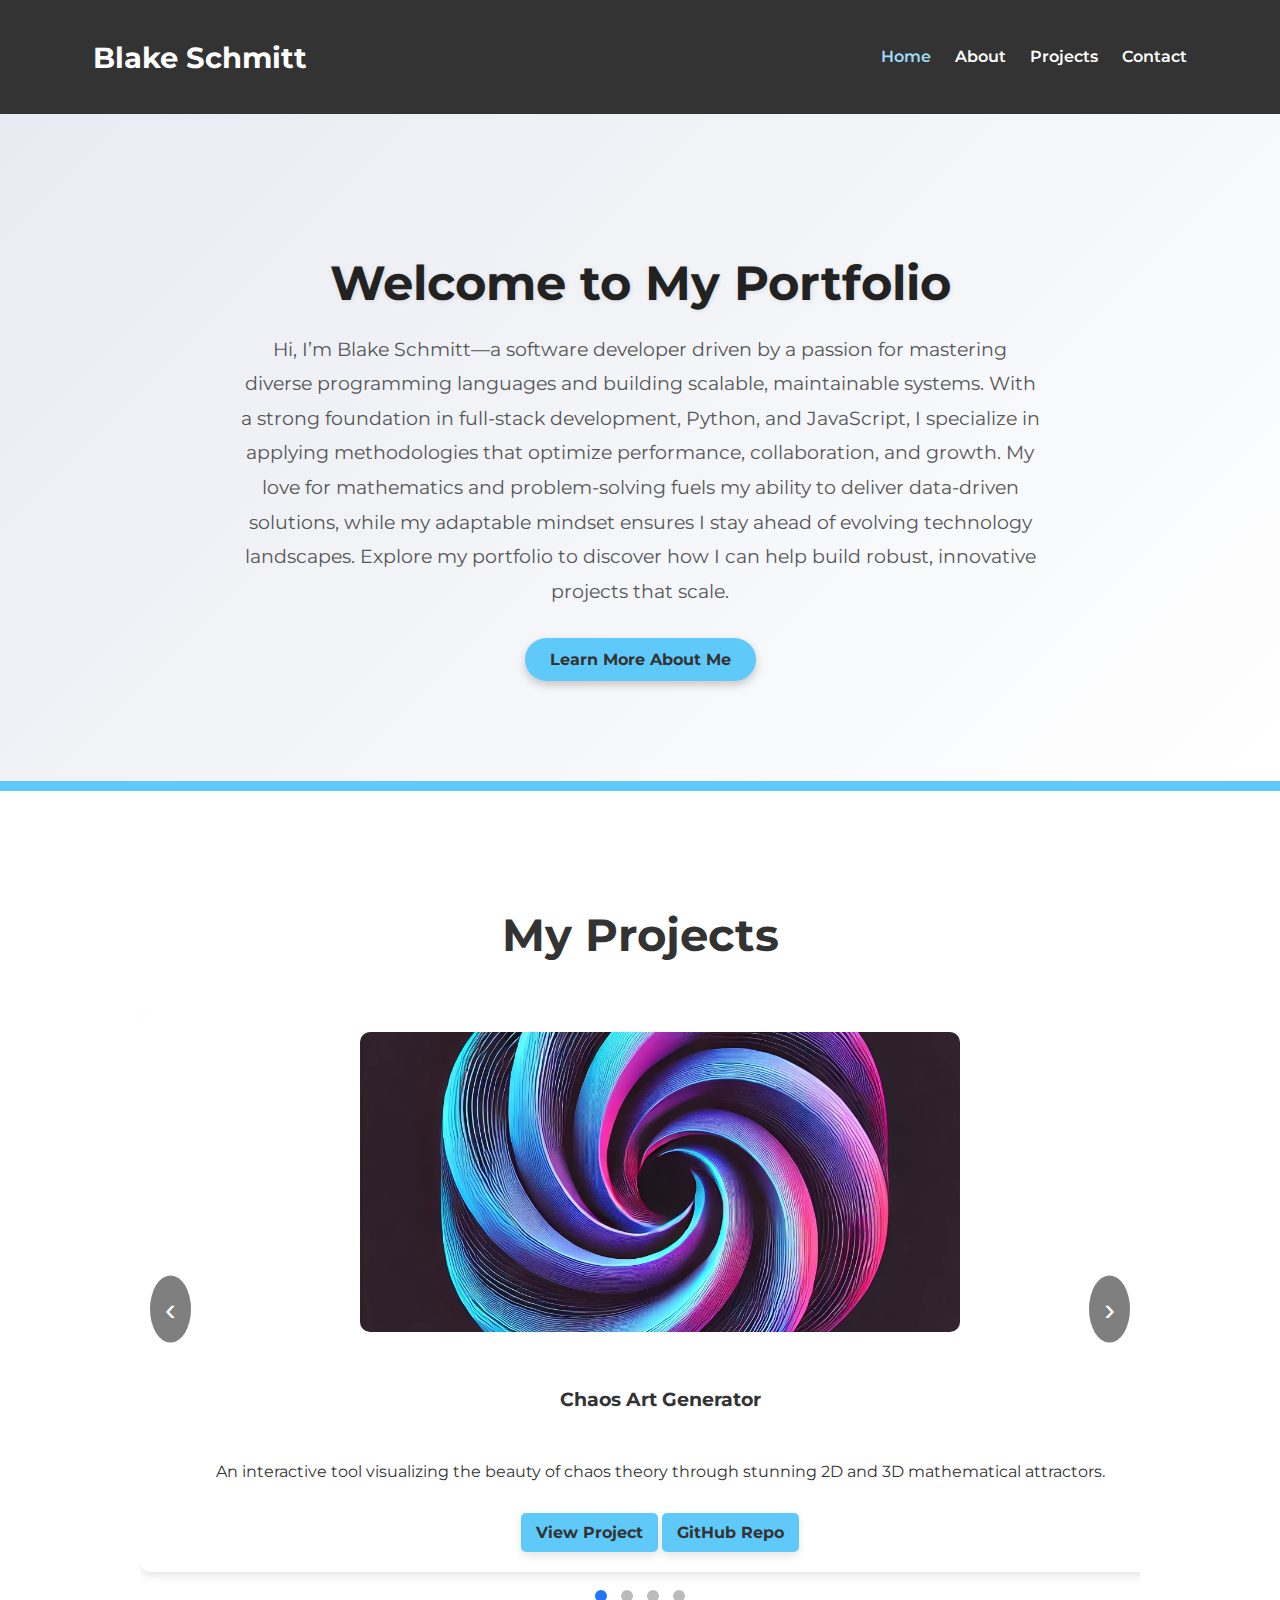
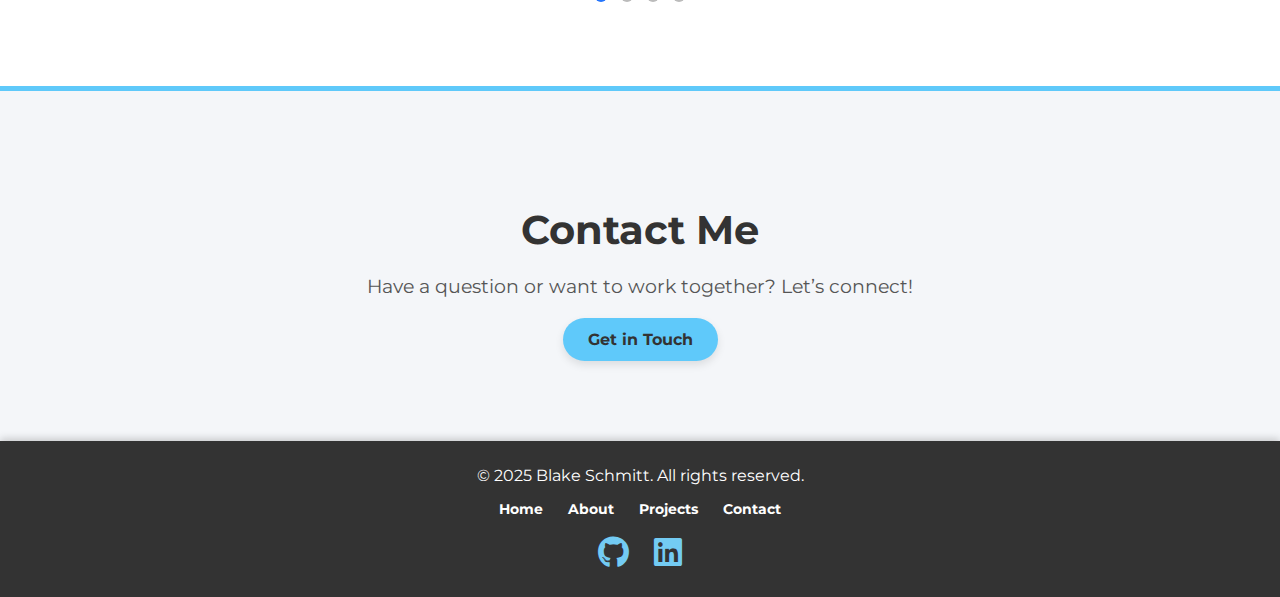
<file: index.html>
<!DOCTYPE html>
<html lang="en">
<head>
    <meta charset="UTF-8">
    <meta name="viewport" content="width=device-width, initial-scale=1.0">
    <meta name="description" content="Welcome to my portfolio. Explore my work as a solo entrepreneur, AI enthusiast, and innovator.">
    <title>Blake Schmitt | Portfolio</title>

    <!-- CSS -->
    <link rel="stylesheet" href="assets/css/global.css">
    <link rel="stylesheet" href="assets/css/index.css">
    <link rel="stylesheet" href="assets/css/header.css">
    <link rel="stylesheet" href="assets/css/footer.css">
    <link rel="stylesheet" href="assets/css/projects-slider.css">

    <!-- Font Awesome -->
    <link rel="stylesheet" href="assets/css/all.min.css">

    <link rel="preconnect" href="https://fonts.googleapis.com">
    <link href="https://fonts.googleapis.com/css2?family=Montserrat:wght@400;600&display=swap" rel="stylesheet">
    <link rel="icon" href="assets/images/favicon.ico" type="image/x-icon">
</head>
<body>
    <!-- Header Section Placeholder -->
    <div id="navbar-placeholder"></div>

    <!-- Hero Section -->
    <section id="hero" class="hero-section">
        <div class="container">
            <h2>Welcome to My Portfolio</h2>
            <p>
                Hi, I’m Blake Schmitt—a software developer driven by a passion for mastering diverse programming languages and building scalable, maintainable systems. With a strong foundation in full-stack development, Python, and JavaScript, I specialize in applying methodologies that optimize performance, collaboration, and growth. My love for mathematics and problem-solving fuels my ability to deliver data-driven solutions, while my adaptable mindset ensures I stay ahead of evolving technology landscapes. Explore my portfolio to discover how I can help build robust, innovative projects that scale.
            </p>
            <a href="about.html" class="btn">Learn More About Me</a>
        </div>
    </section>

    <!-- Projects Section using project-slider -->
    <section id="projects" class="projects-section">
        <h2 class="section-heading">My Projects</h2>
        <div id="slider-placeholder"></div>
    </section>

    <!-- Contact Section -->
    <section id="contact" class="section contact-section">
        <div class="container">
            <h2>Contact Me</h2>
            <p>Have a question or want to work together? Let’s connect!</p>
            <div class="contact-links">
                <a href="contact.html" class="btn">Get in Touch</a>
            </div>
        </div>
    </section>

    <!-- Footer Section -->
    <div id="footer-placeholder"></div>

    <!-- JS -->
    <script src="assets/js/include-footer.js"></script>
    <script src="assets/js/include-navbar.js"></script>
    <script src="assets/js/projects-slider.js"></script>
</body>
</html>
</file>
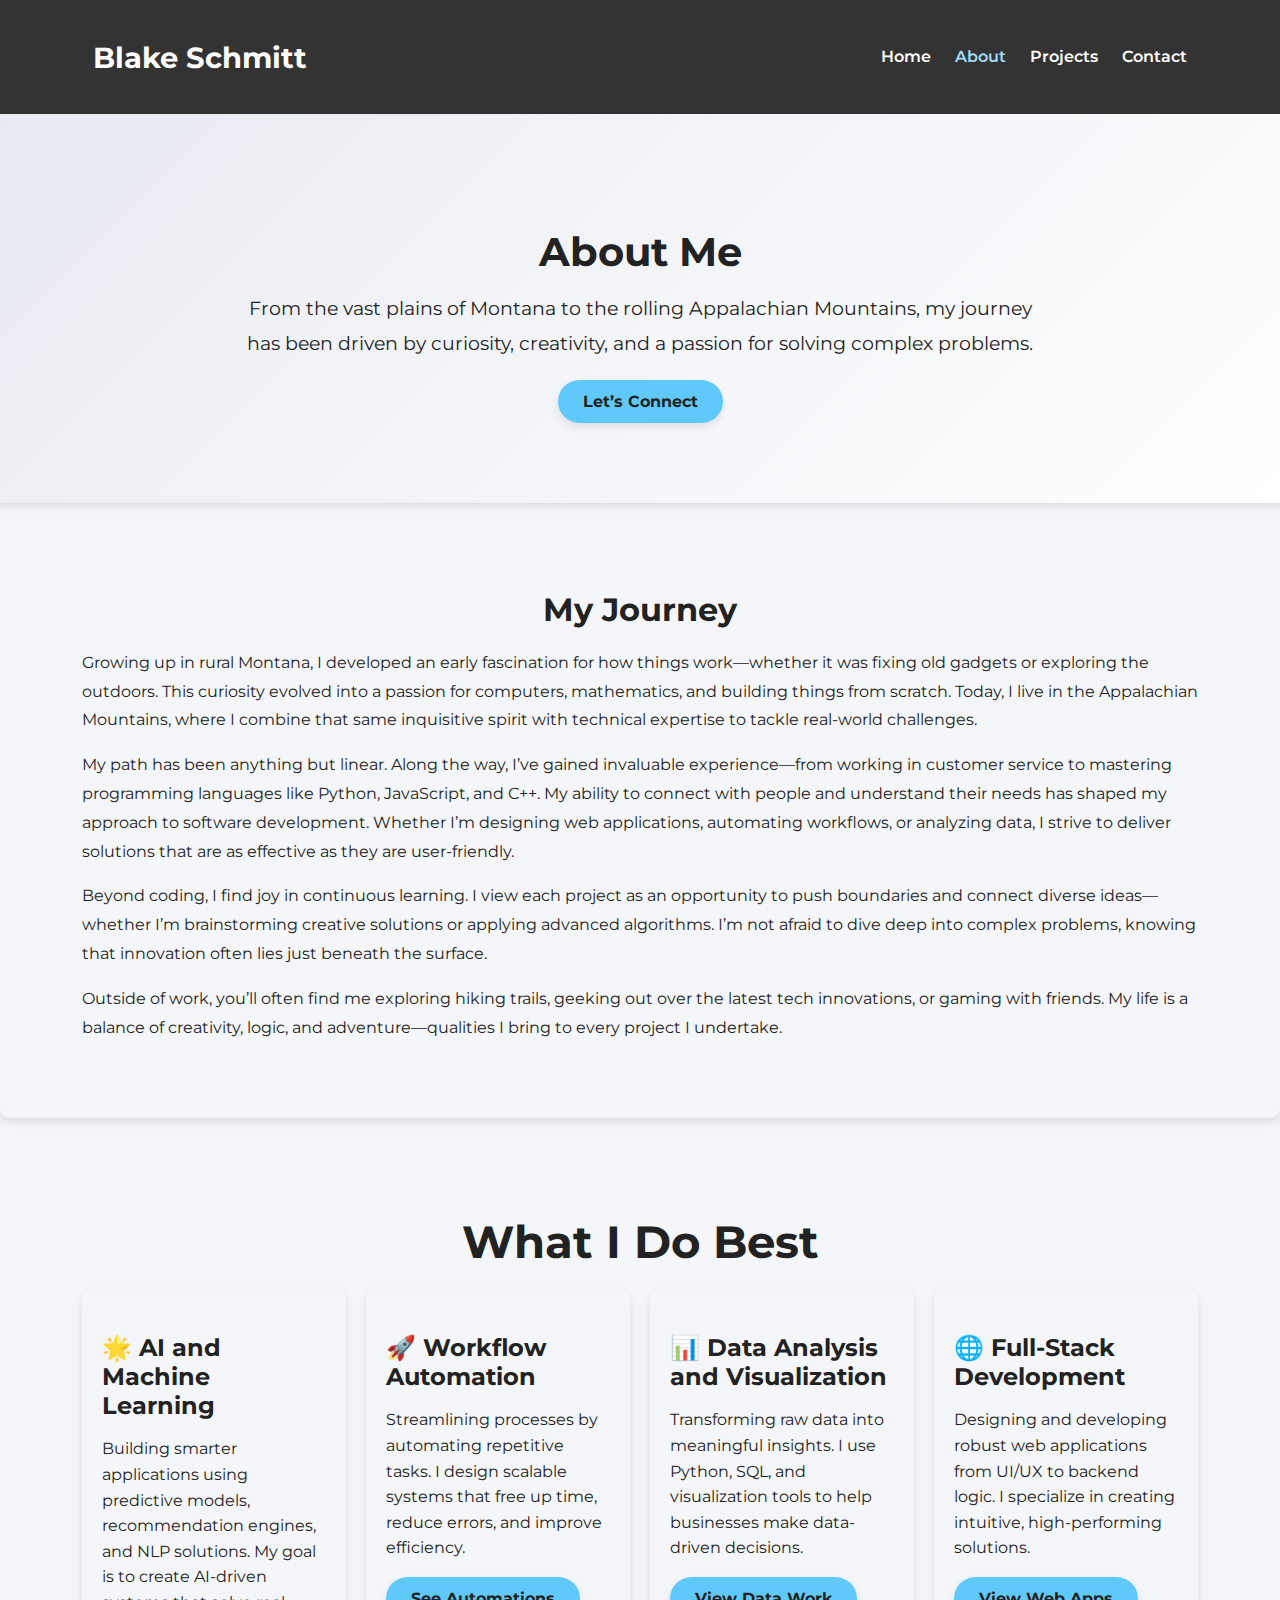
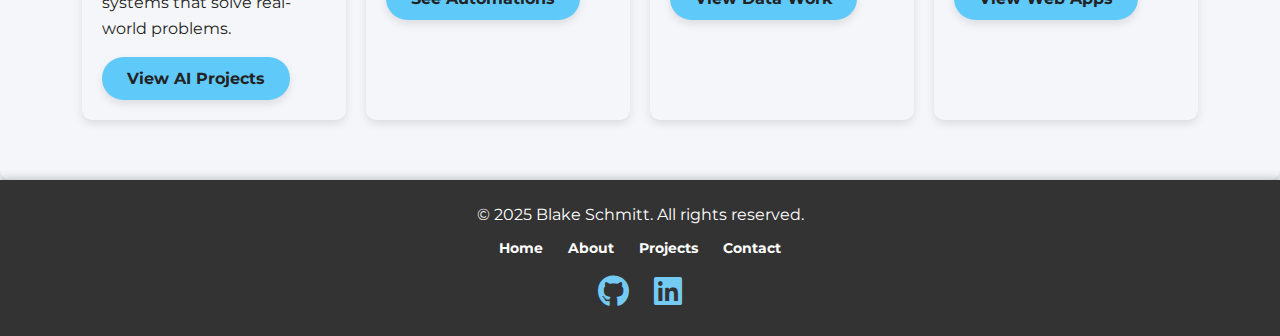
<file: about.html>
<!DOCTYPE html>
<html lang="en">
<head>
    <meta charset="UTF-8">
    <meta name="viewport" content="width=device-width, initial-scale=1.0">
    <meta name="description" content="Discover Blake Schmitt’s story—an innovative developer with a passion for full-stack development, AI, and solving real-world problems.">
    <title>About Me | Blake Schmitt</title>

    <!-- CSS Dependencies -->
    <link rel="stylesheet" href="assets/css/global.css">
    <link rel="stylesheet" href="assets/css/about.css">
    <link rel="stylesheet" href="assets/css/header.css">
    <link rel="stylesheet" href="assets/css/footer.css">

    <!-- Font Awesome -->
    <link rel="stylesheet" href="assets/css/all.min.css">

    <link rel="preconnect" href="https://fonts.googleapis.com">
    <link href="https://fonts.googleapis.com/css2?family=Montserrat:wght@400;600&display=swap" rel="stylesheet">
    <link rel="icon" href="assets/images/favicon.ico" type="image/x-icon">
</head>
<body>
    <!-- Header Section Placeholder -->
    <div id="navbar-placeholder"></div>

    <!-- Hero Section -->
    <section id="hero-about" class="hero-section">
        <div class="container">
            <h2>About Me</h2>
            <p>
                From the vast plains of Montana to the rolling Appalachian Mountains, my journey has been driven by curiosity, creativity, and a passion for solving complex problems.
            </p>
            <a href="contact.html" class="btn">Let’s Connect</a>
        </div>
    </section>

    <!-- About Section -->
    <main>
        <section id="about" class="section about-section">
            <div class="container">
                <h2>My Journey</h2>
                <p class="intro">
                    Growing up in rural Montana, I developed an early fascination for how things work—whether it was fixing old gadgets or exploring the outdoors. This curiosity evolved into a passion for computers, mathematics, and building things from scratch. Today, I live in the Appalachian Mountains, where I combine that same inquisitive spirit with technical expertise to tackle real-world challenges.
                </p>
                <p>
                    My path has been anything but linear. Along the way, I’ve gained invaluable experience—from working in customer service to mastering programming languages like Python, JavaScript, and C++. My ability to connect with people and understand their needs has shaped my approach to software development. Whether I’m designing web applications, automating workflows, or analyzing data, I strive to deliver solutions that are as effective as they are user-friendly.
                </p>
                <p>
                    Beyond coding, I find joy in continuous learning. I view each project as an opportunity to push boundaries and connect diverse ideas—whether I’m brainstorming creative solutions or applying advanced algorithms. I’m not afraid to dive deep into complex problems, knowing that innovation often lies just beneath the surface.
                </p>
                <p>
                    Outside of work, you’ll often find me exploring hiking trails, geeking out over the latest tech innovations, or gaming with friends. My life is a balance of creativity, logic, and adventure—qualities I bring to every project I undertake.
                </p>
            </div>
        </section>

        <!-- Expertise Section -->
        <section id="expertise" class="section details-section">
            <div class="container">
                <h2>What I Do Best</h2>
                <div class="expertise-grid">
                    <!-- Expertise Item 1 -->
                    <div class="expertise-item">
                        <h3>🌟 AI and Machine Learning</h3>
                        <p>
                            Building smarter applications using predictive models, recommendation engines, and NLP solutions. My goal is to create AI-driven systems that solve real-world problems.
                        </p>
                        <a href="projects.html#ai-project" class="btn">View AI Projects</a>
                    </div>
                    <!-- Expertise Item 2 -->
                    <div class="expertise-item">
                        <h3>🚀 Workflow Automation</h3>
                        <p>
                            Streamlining processes by automating repetitive tasks. I design scalable systems that free up time, reduce errors, and improve efficiency.
                        </p>
                        <a href="projects.html#automation-project" class="btn">See Automations</a>
                    </div>
                    <!-- Expertise Item 4 -->
                    <div class="expertise-item">
                        <h3>📊 Data Analysis and Visualization</h3>
                        <p>
                            Transforming raw data into meaningful insights. I use Python, SQL, and visualization tools to help businesses make data-driven decisions.
                        </p>
                        <a href="projects.html#data-project" class="btn">View Data Work</a>
                    </div>
                    <!-- Expertise Item 5 -->
                    <div class="expertise-item">
                        <h3>🌐 Full-Stack Development</h3>
                        <p>
                            Designing and developing robust web applications from UI/UX to backend logic. I specialize in creating intuitive, high-performing solutions.
                        </p>
                        <a href="projects.html#web-dev" class="btn">View Web Apps</a>
                    </div>
                </div>
            </div>
        </section>
    </main>

    <!-- Footer Section -->
    <div id="footer-placeholder"></div>

    <script src="assets/js/include-footer.js"></script>
    <script src="assets/js/include-navbar.js"></script>
</body>
</html>
</file>
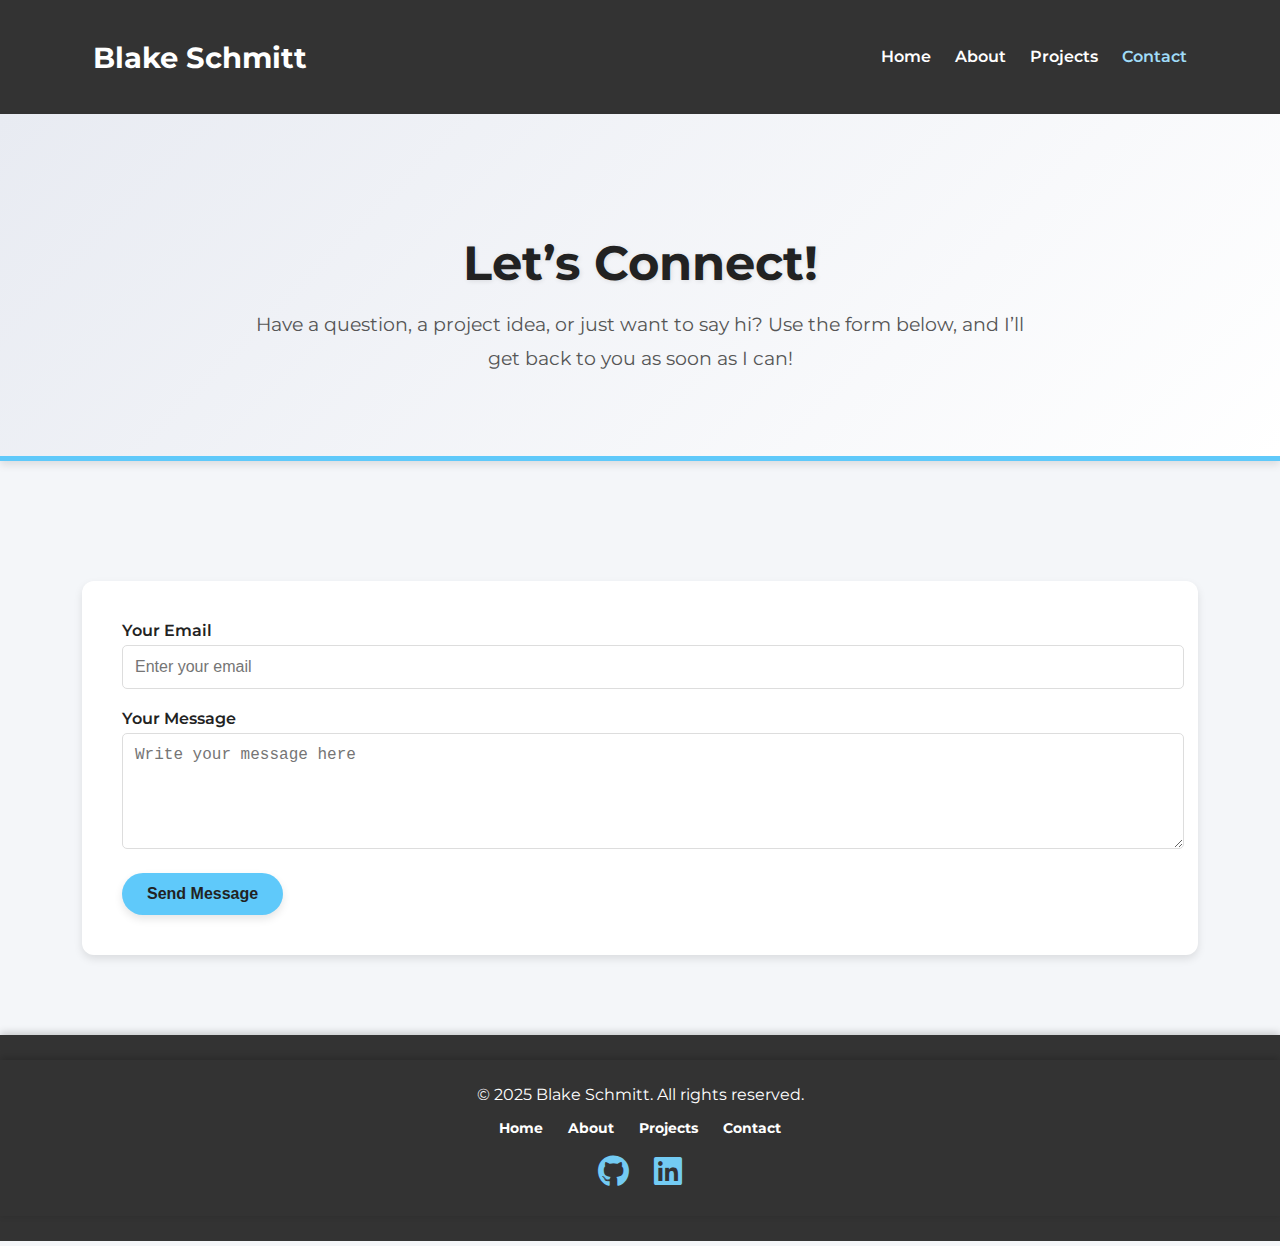
<file: contact.html>
<!DOCTYPE html>
<html lang="en">
<head>
    <meta charset="UTF-8">
    <meta name="viewport" content="width=device-width, initial-scale=1.0">
    <meta name="description" content="Get in touch with me through the contact page of my portfolio.">
    <title>Contact Me | Blake Schmitt</title>

    <!-- Absolute Paths for CSS -->
    <link rel="stylesheet" href="assets/css/global.css">
    <link rel="stylesheet" href="assets/css/contact.css">
    <link rel="stylesheet" href="assets/css/header.css">
    <link rel="stylesheet" href="assets/css/footer.css">

    <!--Font Awesome all.min.css-->
    <link rel="stylesheet" href="assets/css/all.min.css">


    <link rel="preconnect" href="https://fonts.googleapis.com">
    <link href="https://fonts.googleapis.com/css2?family=Montserrat:wght@400;600&display=swap" rel="stylesheet">
    <link rel="icon" href="assets/images/favicon.ico" type="image/x-icon">
</head>
<body>
    <!-- Header Section Placeholder -->
    <div id="navbar-placeholder"></div>


    <!-- Hero Section -->
    <section class="hero-contact">
        <div class="container">
            <h2>Let’s Connect!</h2>
            <p>
                Have a question, a project idea, or just want to say hi? Use the form below, and I’ll get back to you as soon as I can!
            </p>
        </div>
    </section>

    <!-- Contact Form Section -->
    <section id="contact-form-section">
        <div class="container">
            <form action="https://formspree.io/f/xnnnlbvb" method="POST" class="contact-form">
                <div class="form-group">
                    <label for="email">Your Email</label>
                    <input type="email" id="email" name="email" placeholder="Enter your email" required>
                </div>
                <div class="form-group">
                    <label for="message">Your Message</label>
                    <textarea id="message" name="message" placeholder="Write your message here" rows="5" required></textarea>
                </div>
                <button type="submit" class="btn">Send Message</button>
            </form>
        </div>
    </section>

    <!-- Footer Section -->
    <footer>
        <div id="footer-placeholder"></div>

    <script src="assets/js/include-footer.js"></script>
    <script src="assets/js/include-navbar.js"></script>
</body>
</html>
</file>
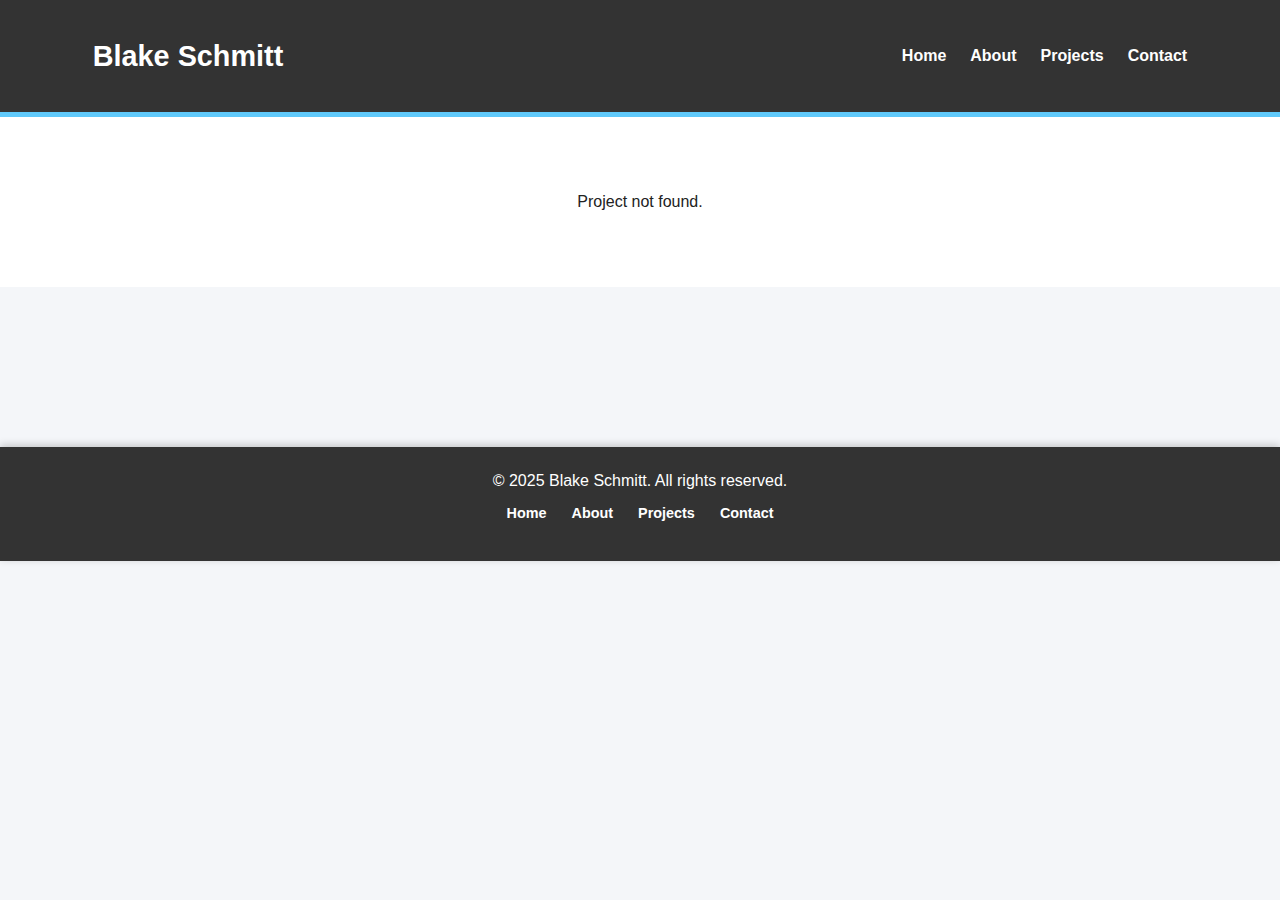
<file: project.html>
<!DOCTYPE html>
<html lang="en">
<head>
    <meta charset="UTF-8">
    <meta name="viewport" content="width=device-width, initial-scale=1.0">
    <meta name="description" content="Explore my innovative projects including web apps, AI tools, and automation solutions.">
    <title>Project Details | Blake Schmitt</title>

    <!-- CSS -->
    <link rel="stylesheet" href="assets/css/global.css">
    <link rel="stylesheet" href="assets/css/project.css">
    <link rel="stylesheet" href="assets/css/header.css">
    <link rel="stylesheet" href="assets/css/footer.css">
</head>
<body>
    <div id="navbar-placeholder"></div>

    <main>
        <section id="project-details" class="section details-section"></section>
        <section id="project-gallery" class="section gallery-section"></section>
    </main>

    <div id="footer-placeholder"></div>

    <!-- JS -->
    <script src="assets/js/include-navbar.js"></script>
    <script src="assets/js/include-footer.js"></script>
    <script src="assets/js/project-details.js"></script>
</body>
</html>
</file>
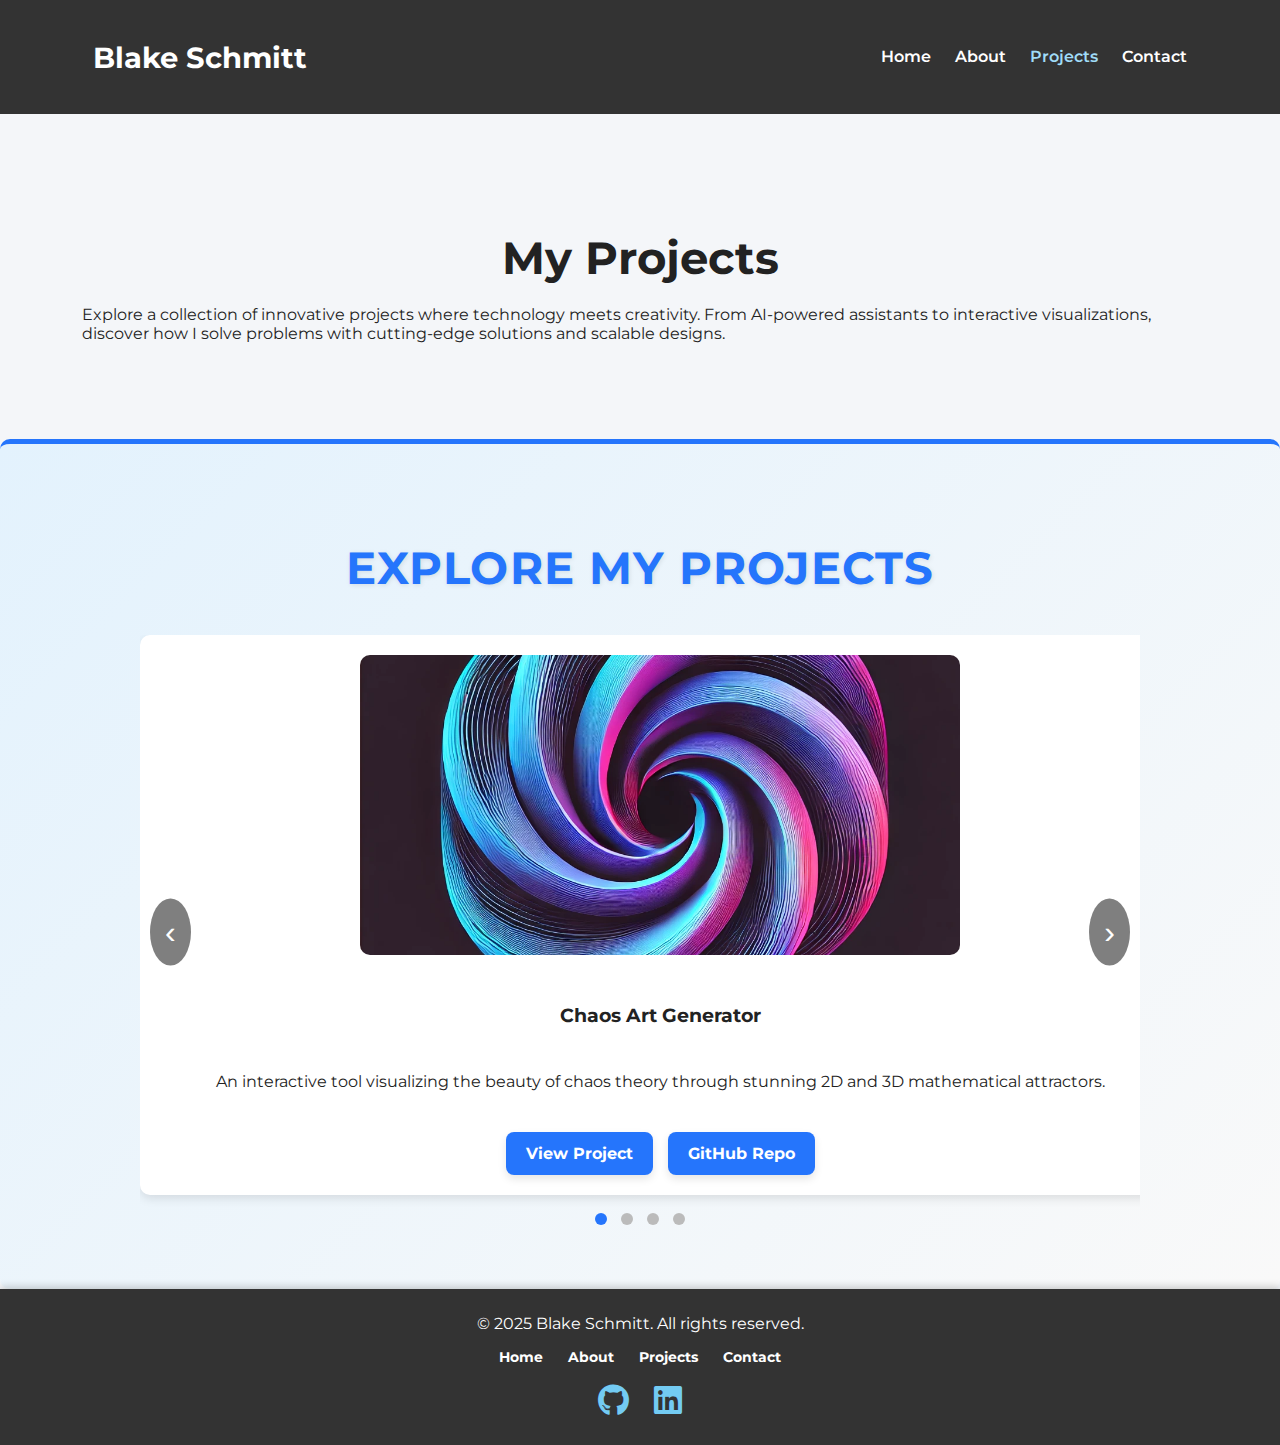
<file: projects.html>
<!DOCTYPE html>
<html lang="en">
<head>
    <meta charset="UTF-8">
    <meta name="viewport" content="width=device-width, initial-scale=1.0">
    <meta name="description" content="Explore my projects, including web applications, AI-powered tools, and automation solutions.">
    <title>Projects | Blake Schmitt</title>

    <!-- CSS -->
    <link rel="stylesheet" href="assets/css/global.css">
    <link rel="stylesheet" href="assets/css/projects.css">
    <link rel="stylesheet" href="assets/css/header.css">
    <link rel="stylesheet" href="assets/css/footer.css">
    <link rel="stylesheet" href="assets/css/projects-slider.css">

    <!-- Font Awesome -->
    <link rel="stylesheet" href="assets/css/all.min.css">

    <link rel="preconnect" href="https://fonts.googleapis.com">
    <link href="https://fonts.googleapis.com/css2?family=Montserrat:wght@400;600&display=swap" rel="stylesheet">
    <link rel="icon" href="assets/images/favicon.ico" type="image/x-icon">
</head>
<body>
    <!-- Header Section Placeholder -->
    <div id="navbar-placeholder"></div>

    <!-- Hero Section -->
    <section class="hero-section">
        <div class="container">
            <h2>My Projects</h2>
            <p>
                Explore a collection of innovative projects where technology meets creativity. From AI-powered assistants to interactive visualizations, discover how I solve problems with cutting-edge solutions and scalable designs.
            </p>
        </div>
    </section>

    <!-- Projects Section using project-slider -->
    <section id="projects" class="projects-section">
        <h2 class="section-heading">Explore My Projects</h2>
        <div id="slider-placeholder"></div>
    </section>

    <!-- Footer Section -->
    <div id="footer-placeholder"></div>

    <!-- JS -->
    <script src="assets/js/include-navbar.js"></script>
    <script src="assets/js/include-footer.js"></script>
    <script src="assets/js/projects-slider.js"></script>
</body>
</html>
</file>
<file: assets/css/global.css>
/* Global Variables for Consistent Theme */
:root {
    --primary-color: #5fc9fa;
    --primary-gradient-start: #e8ebf2;
    --primary-gradient-end: #ffffff;
    --secondary-color: #c8e7f5;
    --text-dark: #222;
    --text-secondary: #555;
    --background-color: #f4f6f9;
    --card-background: #ffffff;
    --btn-hover-color: var(--secondary-color);
    --section-border-color: #5fc9fa;
    --box-shadow: 0 4px 8px rgba(0, 0, 0, 0.1);
}

/* Global Page Setup */
body {
    font-family: 'Montserrat', sans-serif;
    color: var(--text-dark);
    background-color: var(--background-color);
    margin: 0;
    padding: 0;
}

.container {
    max-width: 1200px;
    width: 90%;
    margin: 0 auto;
}

/* Buttons - Reusable Design */
.btn {
    display: inline-block;
    padding: 12px 25px;
    background: var(--primary-color);
    color: var(--text-dark);
    font-size: 1rem;
    border-radius: 30px;
    font-weight: bold;
    text-align: center;
    text-decoration: none;
    transition: background 0.3s ease, transform 0.3s ease;
    box-shadow: var(--box-shadow);
}

.btn:hover {
    background: var(--btn-hover-color);
    transform: scale(1.05);
}

/* Section Styling */
section {
    padding: 80px 20px;
}

h2 {
    font-size: 2.8rem;
    margin-bottom: 20px;
    text-align: center;
    color: var(--text-dark);
}

/* Card Styling for Consistent Look */
.card {
    background: var(--card-background);
    padding: 20px;
    border-radius: 12px;
    box-shadow: var(--box-shadow);
    transition: transform 0.3s ease;
}

.card:hover {
    transform: scale(1.05);
}

/* Grid System */
.grid {
    display: grid;
    grid-template-columns: repeat(auto-fit, minmax(300px, 1fr));
    gap: 20px;
}

/* Scrollable Slider */
.slider-container {
    display: flex;
    gap: 20px;
    overflow-x: auto;
    padding-bottom: 10px;
}

.slider-container::-webkit-scrollbar {
    height: 8px;
}

.slider-container::-webkit-scrollbar-thumb {
    background-color: var(--primary-color);
    border-radius: 10px;
}

.slide img {
    width: 100%;
    border-radius: 8px;
    margin-bottom: 15px;
}

.slide h3 {
    font-size: 1.8rem;
    color: var(--text-dark);
}

.slide p {
    font-size: 1rem;
    color: var(--text-secondary);
    line-height: 1.6;
}

/* Navigation Buttons for Sliders */
.slider-btn {
    position: absolute;
    top: 50%;
    transform: translateY(-50%);
    background: rgba(0, 0, 0, 0.2);
    color: #fff;
    border: none;
    padding: 10px;
    cursor: pointer;
}

.slider-btn:hover {
    background: var(--primary-color);
    color: var(--text-dark);
}

.slider-btn.prev {
    left: 0;
}

.slider-btn.next {
    right: 0;
}

/* Utility Classes */
.text-center {
    text-align: center;
}

/* Responsive Design */
@media (max-width: 768px) {
    h2 {
        font-size: 2.2rem;
    }

    .btn {
        padding: 10px 20px;
        font-size: 0.9rem;
    }

    .grid {
        grid-template-columns: 1fr;
    }
}

@media (max-width: 480px) {
    h2 {
        font-size: 2rem;
    }

    .btn {
        padding: 8px 15px;
        font-size: 0.85rem;
    }

    .slide img {
        width: 90%;
    }
}
</file>
<file: assets/css/index.css>
/* Global Styles */
body {
    font-family: 'Montserrat', sans-serif;
    color: #333;
    background-color: #f4f6f9;
    margin: 0;
    padding: 0;
}

/* Hero Section */
.hero-section {
    background: linear-gradient(135deg, #e8ebf2, #ffffff);
    text-align: center;
    padding: 100px 20px;
    color: #222;
    border-bottom: 5px solid #5fc9fa;
}

.hero-section h2 {
    font-size: 3rem;
    margin-bottom: 20px;
    color: #222;
    text-shadow: 1px 1px 5px rgba(0, 0, 0, 0.1);
}

.hero-section p {
    font-size: 1.2rem;
    max-width: 800px;
    margin: 0 auto 30px auto;
    line-height: 1.8;
    color: #555;
}

.hero-section .btn {
    background: #5fc9fa;
    color: #333;
    padding: 12px 25px;
    border-radius: 30px;
    font-weight: bold;
    text-decoration: none;
    transition: background 0.3s ease, transform 0.3s ease;
    box-shadow: 0 4px 8px rgba(0, 0, 0, 0.2);
}

.hero-section .btn:hover {
    background: #c8e7f5;
    transform: scale(1.05);
}

/* Projects Section */
.projects-section {
    padding: 80px 20px;
    background: #ffffff;
    border-top: 5px solid #5fc9fa;
    text-align: center;
}

.projects-section .section-heading {
    font-size: 2.8rem;
    margin-bottom: 50px;
    color: #333;
}

.slider-container {
    display: flex;
    gap: 20px;
    overflow-x: auto;
    padding-bottom: 10px;
}

.slider-container::-webkit-scrollbar {
    height: 8px;
}

.slider-container::-webkit-scrollbar-thumb {
    background-color: #5fc9fa;
    border-radius: 10px;
}

.slide {
    background: #f9f9f9;
    padding: 20px;
    border-radius: 12px;
    box-shadow: 0 4px 10px rgba(0, 0, 0, 0.1);
    text-align: center;
    color: #333;
    min-width: 300px;
    transition: transform 0.3s ease;
}

.slide:hover {
    transform: scale(1.05);
}

.slide img {
    width: 100%;
    border-radius: 8px;
    margin-bottom: 15px;
}

.slide h3 {
    font-size: 1.8rem;
    color: #222;
    margin-bottom: 10px;
}

.slide p {
    font-size: 1rem;
    color: #666;
    line-height: 1.6;
}

.project-links .btn {
    background: #5fc9fa;
    color: #333;
    padding: 10px 15px;
    border-radius: 5px;
    text-decoration: none;
    font-weight: bold;
    transition: background 0.3s ease, transform 0.3s ease;
}

.project-links .btn:hover {
    background: #c8e7f5;
    transform: scale(1.05);
}

/* Contact Section */
.contact-section {
    padding: 80px 20px;
    background: #f4f6f9;
    text-align: center;
    border-top: 5px solid #5fc9fa;
}

.contact-section h2 {
    font-size: 2.5rem;
    margin-bottom: 20px;
    color: #333;
}

.contact-section p {
    font-size: 1.2rem;
    color: #555;
    margin-bottom: 20px;
}

.contact-section .btn {
    background: #5fc9fa;
    color: #333;
    padding: 12px 25px;
    border-radius: 30px;
    font-weight: bold;
    text-decoration: none;
    transition: background 0.3s ease, transform 0.3s ease;
}

.contact-section .btn:hover {
    background: #c8e7f5;
    transform: scale(1.05);
}

/* Slider Navigation Buttons */
.slider-btn {
    position: absolute;
    top: 50%;
    transform: translateY(-50%);
    background: rgba(0, 0, 0, 0.2);
    color: #fff;
    border: none;
    padding: 10px;
    cursor: pointer;
}

.slider-btn.prev {
    left: 0;
}

.slider-btn.next {
    right: 0;
}

.slider-btn:hover {
    background: #5fc9fa;
    color: #333;
}

/* Responsive Design */
@media (max-width: 768px) {
    .hero-section h2 {
        font-size: 2.5rem;
    }

    .hero-section p {
        font-size: 1rem;
    }

    .projects-section .section-heading {
        font-size: 2.2rem;
    }

    .slide {
        min-width: 100%;
    }

    .contact-section h2 {
        font-size: 2rem;
    }

    .contact-section p {
        font-size: 1rem;
    }
}

@media (max-width: 480px) {
    .hero-section h2 {
        font-size: 2rem;
    }

    .hero-section p {
        font-size: 0.9rem;
    }

    .contact-section h2 {
        font-size: 1.8rem;
    }

    .contact-section p {
        font-size: 0.9rem;
    }

    .btn {
        font-size: 0.9rem;
        padding: 8px 15px;
    }
}
</file>
<file: assets/css/header.css>
/* Header Styles */
header {
    background-color: #333;
    padding: 1rem 2rem;
}

.navbar {
    display: flex;
    justify-content: space-between;
    align-items: center;
}

.logo a {
    font-size: 1.8rem;
    color: #fff;
    text-decoration: none;
}

.logo a:hover {
    color: #a0dcf8;
}

.nav-links {
    list-style: none;
    display: flex;
    gap: 1.5rem;
    padding: 0;
}

.nav-links a {
    text-decoration: none;
    color: #fff;
    font-weight: 600;
    transition: color 0.3s ease;
}

.nav-links a:hover,
.nav-links .active {
    color: #a0dcf8;
}

/* Responsive Navigation */
@media (max-width: 768px) {
    .navbar {
        flex-direction: column;
    }

    .nav-links {
        flex-direction: column;
        gap: 10px;
    }
}
</file>
<file: assets/css/footer.css>
footer {
    background: #333;
    color: #fff;
    text-align: center;
    padding: 25px 0;
    font-size: 0.9rem;
    box-shadow: 0 -2px 8px rgba(0, 0, 0, 0.2);
}

footer p {
    margin: 0;
    font-size: 1rem;
}

/* Navigation Links in Footer */
.footer-links {
    list-style: none;
    padding: 0;
    margin: 15px 0;
    display: flex;
    justify-content: center;
    gap: 25px;
}

.footer-links li {
    display: inline;
}

.footer-links a {
    color: #fff;
    text-decoration: none;
    font-weight: bold;
    transition: color 0.3s ease;
}

.footer-links a:hover {
    color: #5ac5f7;
}

/* Social Media Icons */
.social-links {
    display: flex;
    justify-content: center;
    gap: 25px;
    margin-top: 15px;
}

.social-links a {
    color: #73cbf3;
    font-size: 2rem;
    transition: color 0.3s ease, transform 0.3s ease;
}

.social-links a:hover {
    color: #fff;
    transform: scale(1.15);
}

/* Responsive Design */
@media (max-width: 768px) {
    .footer-links {
        flex-direction: column;
        gap: 10px;
    }

    .social-links a {
        font-size: 1.6rem;
    }
}
</file>
<file: assets/css/projects-slider.css>
.carousel-container {
    position: relative;
    width: 100%;
    overflow: hidden;
    max-width: 1000px;
    margin: 0 auto;
}

.carousel {
    display: flex;
    transition: transform 2ms ease-in-out;
}

.carousel-item {
    width: 100%;
    flex-shrink: 0;
    height: 520px;
    display: flex;
    flex-direction: column;
    justify-content: space-between;
    align-items: center;
    text-align: center;
    padding: 20px;
    background: #ffffff;
    border-radius: 10px;
    box-shadow: 0 4px 10px rgba(0, 0, 0, 0.1);
}

.carousel img {
    width: 100%;
    max-width: 600px;
    height: 300px;
    object-fit: cover;
    border-radius: 10px;
    margin-bottom: 20px;
    transition: transform 0.3s ease;
}

.carousel img:hover {
    transform: scale(1.05);
}

.carousel-controls {
    position: absolute;
    top: 50%;
    transform: translateY(-50%);
    background-color: rgba(0, 0, 0, 0.5);
    color: #fff;
    border: none;
    padding: 15px;
    cursor: pointer;
    font-size: 2rem;
    border-radius: 50%;
    z-index: 10;
}

.carousel-controls.prev {
    left: 10px;
}

.carousel-controls.next {
    right: 10px;
}

.carousel-indicators {
    text-align: center;
    margin-top: 15px;
}

.carousel-indicators .dot {
    display: inline-block;
    width: 12px;
    height: 12px;
    margin: 0 5px;
    background-color: #bbb;
    border-radius: 50%;
    cursor: pointer;
}

.carousel-indicators .dot.active {
    background-color: #2575fc;
}
</file>
<file: assets/css/about.css>
/* Hero Section */
.hero-section {
    background: linear-gradient(135deg, var(--primary-gradient-start), var(--primary-gradient-end));
    color: var(--text-light);
    text-align: center;
    padding: 80px 20px;
    box-shadow: var(--box-shadow);
}

.hero-section h2 {
    font-size: 2.5rem;
    margin-bottom: 15px;
}

.hero-section p {
    font-size: 1.2rem;
    line-height: 1.8;
    max-width: 800px;
    margin: 0 auto 20px;
}

/* About Section */
.about-section {
    background: var(--card-bg-color);
    padding: 60px 20px;
    box-shadow: var(--box-shadow);
    border-radius: 10px;
}

.about-section h2 {
    font-size: 2rem;
    margin-bottom: 20px;
    color: var(--heading-color);
}

.about-section p {
    font-size: 1rem;
    color: var(--text-secondary-color);
    line-height: 1.8;
}

/* Expertise Section */
.details-section {
    padding: 60px 20px;
    background: var(--background-secondary-color);
    box-shadow: var(--box-shadow);
    border-radius: 10px;
}

.expertise-grid {
    display: grid;
    grid-template-columns: repeat(auto-fit, minmax(250px, 1fr));
    gap: 20px;
}

.expertise-item {
    background: var(--card-bg-color);
    padding: 20px;
    border-radius: 10px;
    box-shadow: var(--box-shadow);
    transition: transform 0.3s ease, box-shadow 0.3s ease;
}

.expertise-item:hover {
    transform: translateY(-5px);
    box-shadow: 0 8px 15px rgba(0, 0, 0, 0.2);
}

.expertise-item h3 {
    font-size: 1.5rem;
    color: var(--heading-color);
    margin-bottom: 10px;
}

.expertise-item p {
    font-size: 1rem;
    color: var(--text-secondary-color);
    line-height: 1.6;
}
</file>
<file: assets/css/contact.css>
/* Hero Section */
.hero-contact {
    background: linear-gradient(135deg, var(--primary-gradient-start), var(--primary-gradient-end));
    color: var(--text-dark);
    text-align: center;
    padding: 80px 20px;
    margin-bottom: 20px;
    border-bottom: 5px solid var(--section-border-color);
    box-shadow: var(--box-shadow);
}

.hero-contact h2 {
    font-size: 3rem;
    margin-bottom: 15px;
    color: var(--text-dark);
    text-shadow: 1px 1px 5px rgba(0, 0, 0, 0.1);
}

.hero-contact p {
    font-size: 1.2rem;
    line-height: 1.8;
    max-width: 800px;
    margin: 0 auto;
    color: var(--text-secondary);
}

/* Contact Form Section */
.contact-form {
    background: var(--card-background);
    padding: 40px;
    border-radius: 12px;
    box-shadow: var(--box-shadow);
    margin-top: 20px;
}

.contact-form .form-group {
    margin-bottom: 20px;
}

.contact-form label {
    font-size: 1rem;
    font-weight: 600;
    margin-bottom: 5px;
    display: block;
    color: var(--text-dark);
}

.contact-form input,
.contact-form textarea {
    width: 100%;
    padding: 12px;
    border: 1px solid #ddd;
    border-radius: 5px;
    font-size: 1rem;
    transition: border-color 0.3s, box-shadow 0.3s;
}

.contact-form input:focus,
.contact-form textarea:focus {
    border-color: var(--primary-color);
    box-shadow: 0 0 8px rgba(95, 201, 250, 0.3);
    outline: none;
}

/* Submit Button */
.contact-form button {
    background: var(--primary-color);
    color: var(--text-dark);
    padding: 12px 25px;
    border-radius: 30px;
    font-weight: bold;
    font-size: 1rem;
    border: none;
    cursor: pointer;
    transition: background 0.3s, transform 0.3s;
    box-shadow: var(--box-shadow);
}

.contact-form button:hover {
    background: var(--btn-hover-color);
    transform: scale(1.05);
}

/* Responsive Design */
@media (max-width: 768px) {
    .hero-contact h2 {
        font-size: 2.2rem;
    }

    .hero-contact p {
        font-size: 1rem;
    }

    .contact-form {
        padding: 20px;
    }
}

@media (max-width: 480px) {
    .hero-contact h2 {
        font-size: 1.8rem;
    }

    .hero-contact p {
        font-size: 0.9rem;
    }

    .contact-form button {
        padding: 10px 20px;
        font-size: 0.9rem;
    }
}
</file>
<file: assets/css/project.css>
.details-section {
    padding: 60px 20px;
    background: #ffffff;
    border-top: 5px solid #5fc9fa;
    text-align: center;
}

.project-image {
    width: 100%;
    max-width: 400px;
    margin: 0 auto 20px;
    border-radius: 10px;
    box-shadow: 0 4px 8px rgba(0, 0, 0, 0.1);
}

.features-tools-wrapper {
    display: flex;
    justify-content: space-between;
    gap: 20px;
    margin-top: 30px;
    text-align: left;
}

.features, .tools {
    background: #f4f6f9;
    padding: 20px;
    border-radius: 10px;
    box-shadow: 0 4px 10px rgba(0, 0, 0, 0.1);
    flex: 1;
}

.project-links {
    margin-top: 30px;
}

.gallery-grid {
    display: grid;
    grid-template-columns: repeat(auto-fit, minmax(200px, 1fr));
    gap: 15px;
}

.gallery-item {
    width: 100%;
    border-radius: 10px;
    box-shadow: 0 4px 8px rgba(0, 0, 0, 0.1);
}
</file>
<file: assets/css/projects.css>
/* Project Page-Specific Styles */

/* Projects Section */
.projects-section {
    padding: 60px 20px;
    background: linear-gradient(135deg, #e3f2fd, #f9f9f9);
    border-top: 5px solid #2575fc;
    border-radius: 10px;
}

.section-heading {
    font-size: 2.8rem;
    margin-bottom: 40px;
    text-align: center;
    color: #2575fc;
    text-transform: uppercase;
    letter-spacing: 1.2px;
    text-shadow: 1px 1px 5px rgba(0, 0, 0, 0.1);
}

.project-grid {
    display: grid;
    grid-template-columns: repeat(auto-fit, minmax(300px, 1fr));
    gap: 30px;
    align-items: stretch;
    justify-items: center;
    padding: 0 10px;
}

/* Individual Project Card */
.project {
    display: flex;
    flex-direction: column;
    align-items: center;
    background: #fff;
    border-radius: 15px;
    overflow: hidden;
    box-shadow: 0 8px 20px rgba(0, 0, 0, 0.1);
    transition: transform 0.3s ease, box-shadow 0.3s ease;
    padding: 20px;
    text-align: center;
    max-width: 400px;
}

.project:hover {
    transform: scale(1.05);
    box-shadow: 0 12px 30px rgba(0, 0, 0, 0.15);
}

/* Project Image */
.project-image {
    width: 80%;
    max-width: 250px;
    height: auto;
    margin-bottom: 15px;
    border-radius: 12px;
    object-fit: cover;
    box-shadow: 0 4px 12px rgba(0, 0, 0, 0.1);
    transition: transform 0.3s ease;
}

.project-image:hover {
    transform: scale(1.1);
}

/* Project Details */
.project-details {
    flex: 1;
}

.project-details h3 {
    font-size: 1.8rem;
    color: #2575fc;
    margin-bottom: 15px;
    text-transform: capitalize;
}

.project-details p {
    font-size: 1rem;
    color: #666;
    line-height: 1.6;
    margin-bottom: 20px;
}

/* Project Buttons */
.project-links {
    display: flex;
    flex-wrap: wrap;
    justify-content: center;
    gap: 15px;
    margin-top: 15px;
}

.project-links .btn {
    background: #2575fc;
    color: #fff;
    font-size: 1rem;
    padding: 12px 20px;
    border-radius: 8px;
    font-weight: bold;
    transition: background 0.3s ease, transform 0.3s ease;
}

.project-links .btn:hover {
    background: #6a11cb;
    transform: translateY(-5px);
}

/* Responsive Design */
@media (max-width: 768px) {
    .project-grid {
        grid-template-columns: 1fr;
    }

    .project {
        max-width: 100%;
    }
}

@media (max-width: 480px) {
    .project-image {
        width: 70%;
    }
}
</file>
